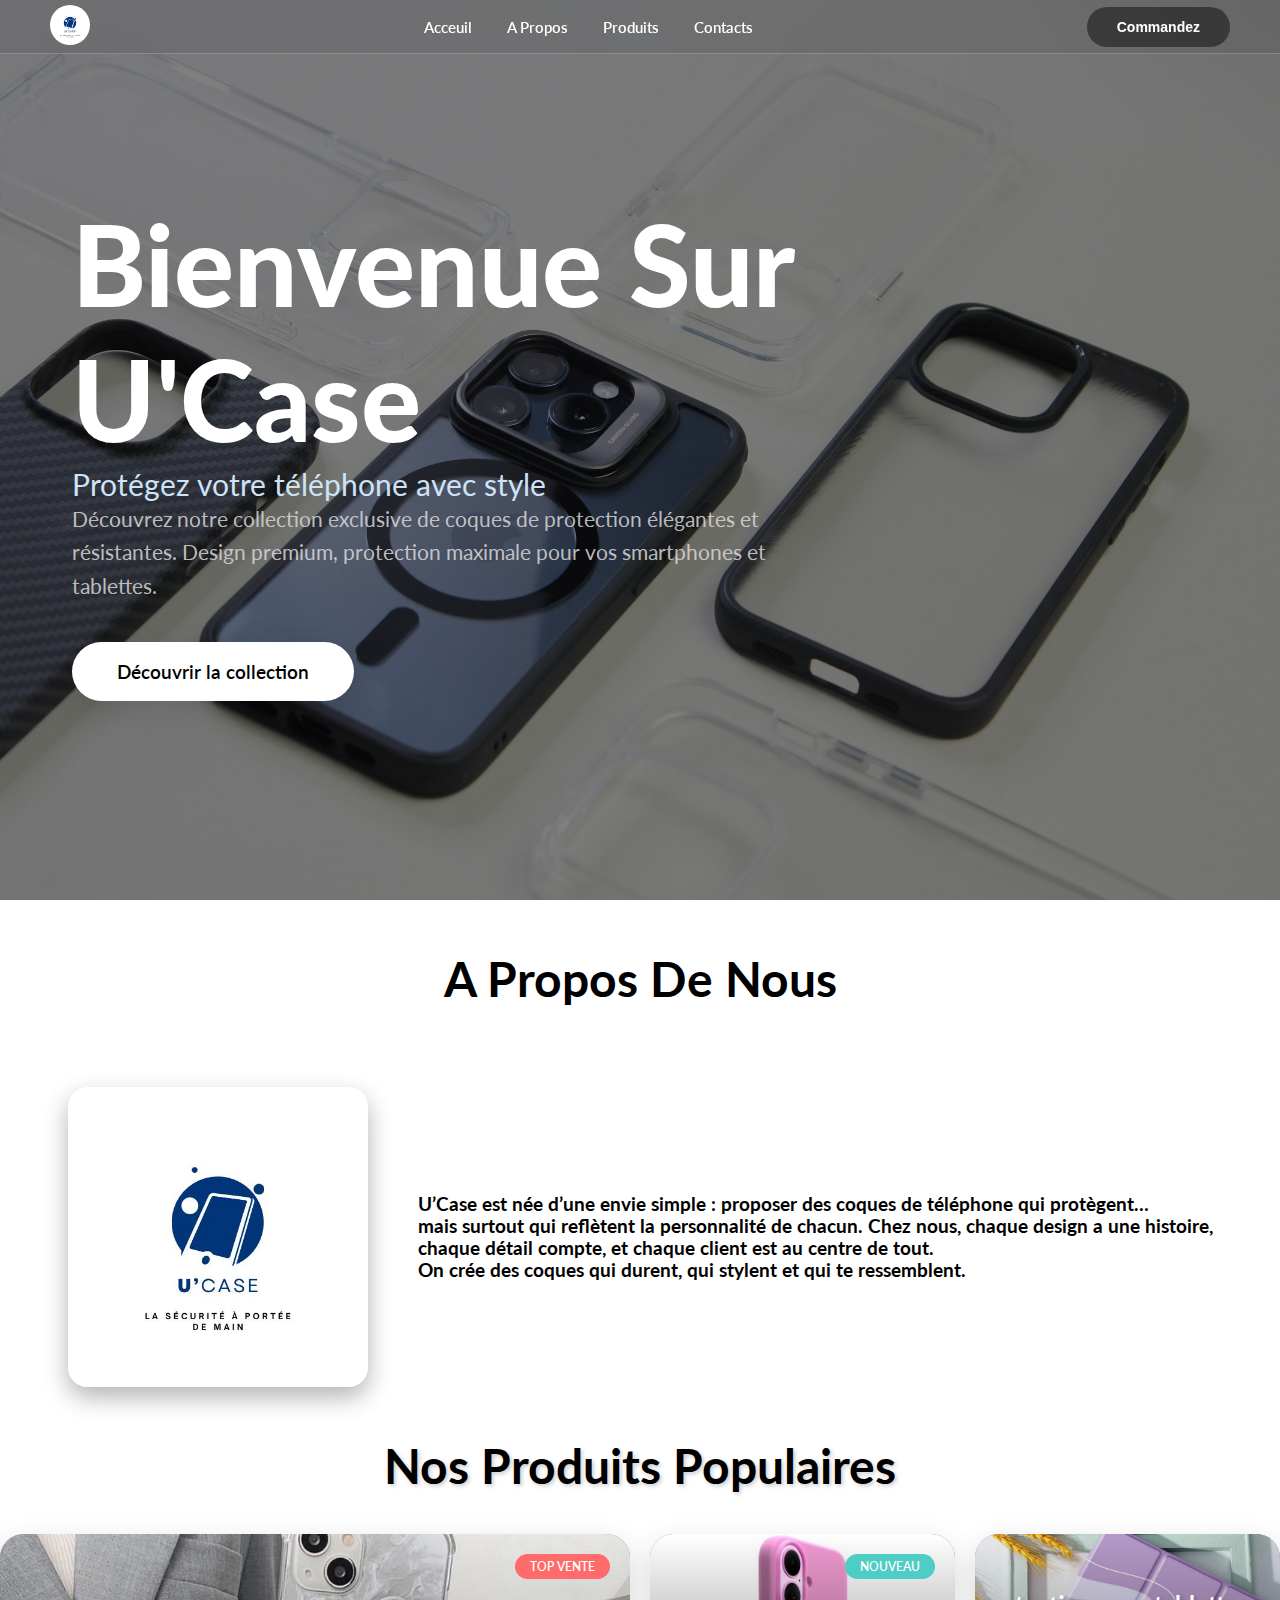
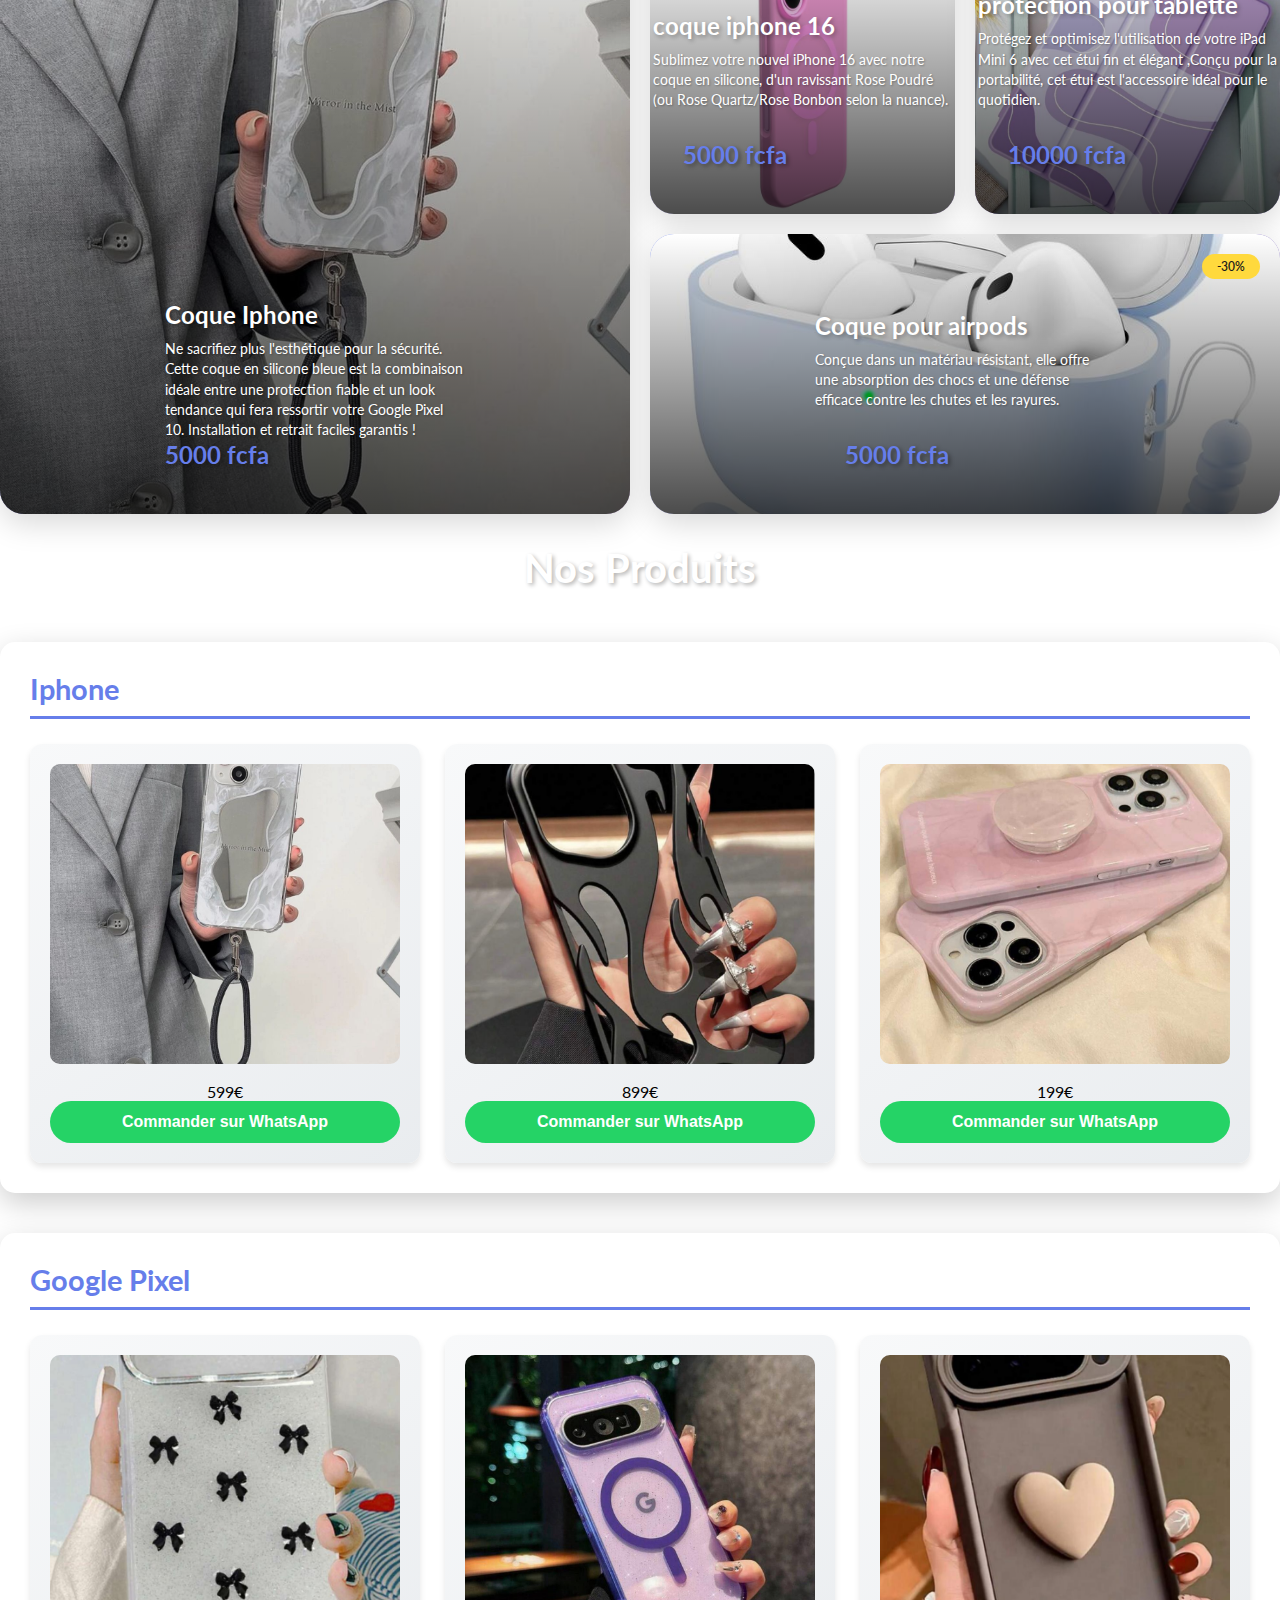
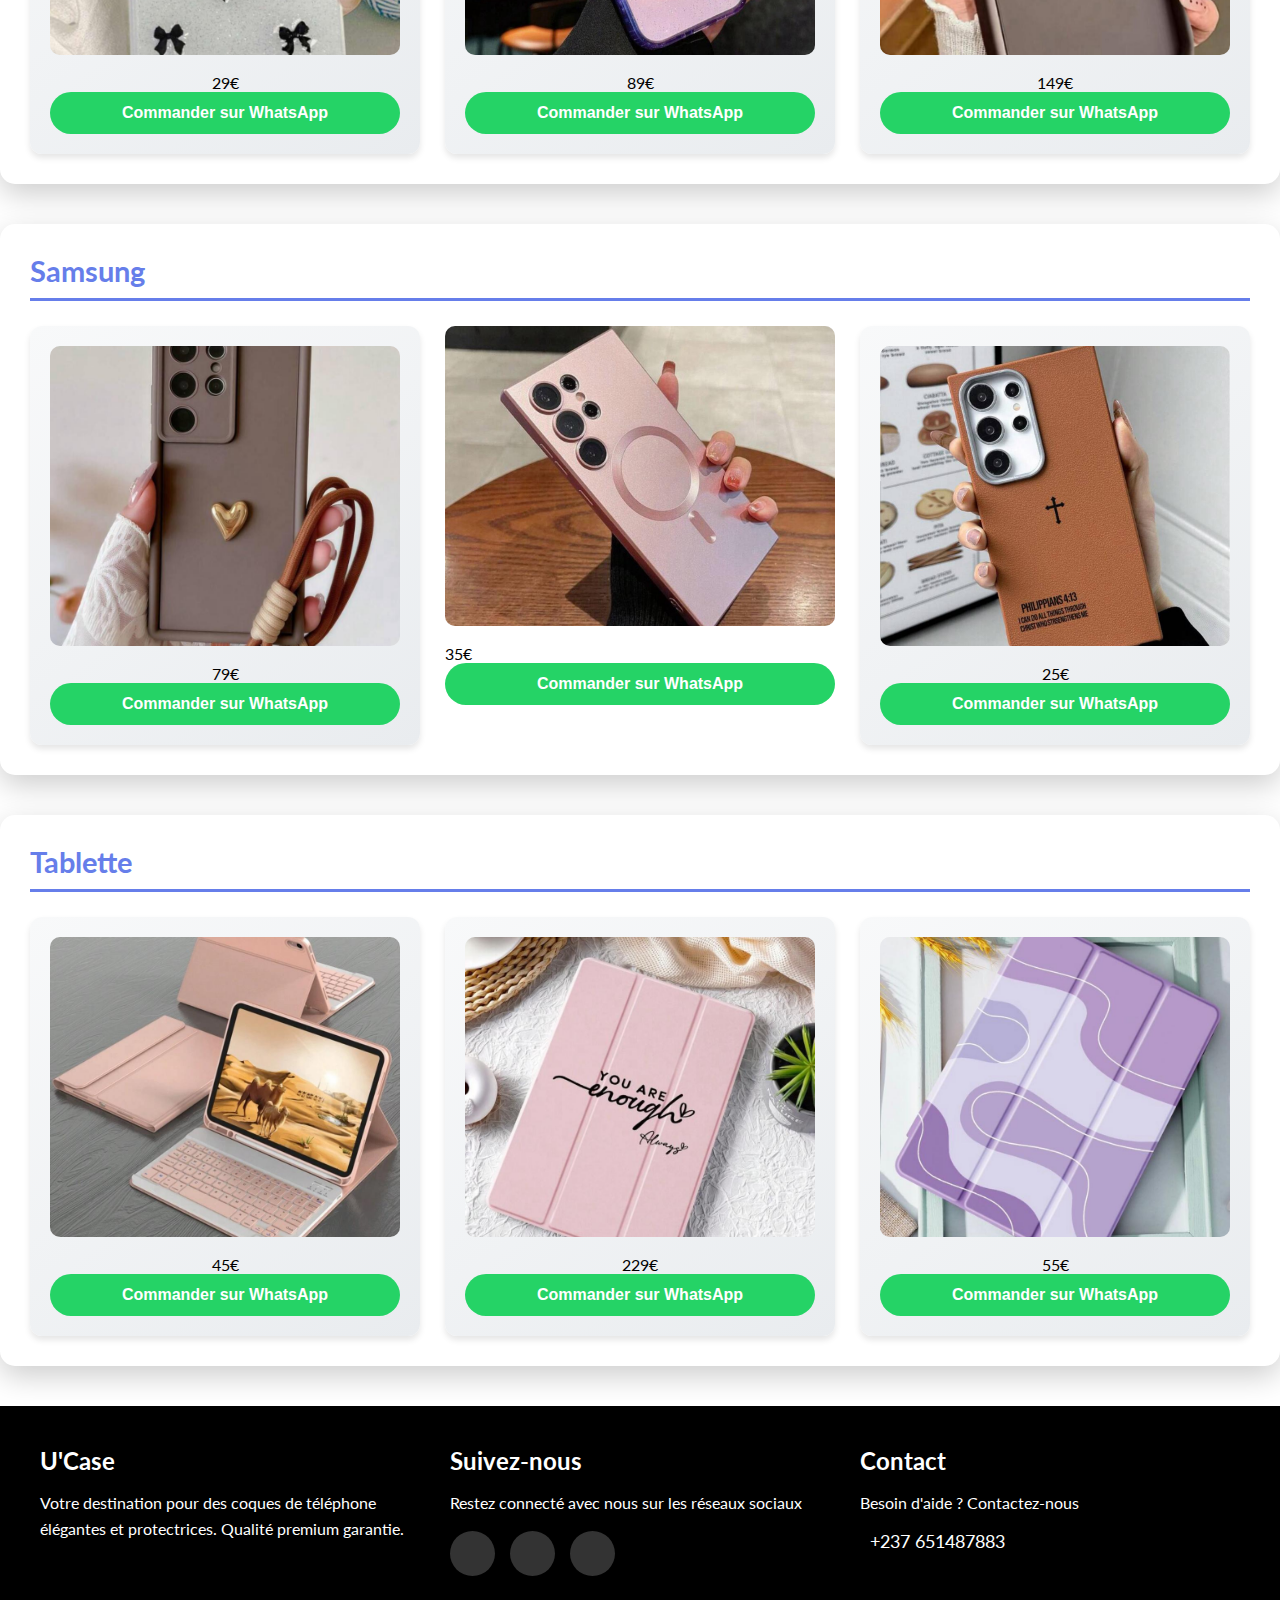
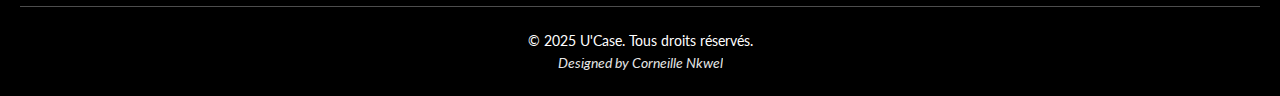
<file: index.html>
<!DOCTYPE html>
<html lang="en">
  <head>
    <meta charset="UTF-8" />
    <meta name="viewport" content="width=device-width, initial-scale=1.0" />
    <link rel="icon" type="image/png" sizes="32x32" href="images/ucaselogo.jpeg">
    <link rel="stylesheet" href="style.css" />
    <title>UCase</title>
  </head>
 <body>

      <!-- Navigation -->
        <div class="nav-bar">
            <div class="logo">
                <img src="images/ucaselogo.jpeg" alt="">
            </div>
            <div class="nav-links">
                <a href="#acceuil">Acceuil</a> 
                <a href="#about">A Propos</a>
                <a href="#product">Produits</a>
                <a href="#contact">Contacts</a>
            </div>
            <button class="sign-in-btn"  id="contacts">Commandez</button>
            <div class="hamburger">
                <span></span>
                <span></span>
                <span></span>
            </div>
        </div>

        <!-- Menu mobile -->
        <div class="mobile-menu">
            <a href="#acceuil">Acceuil</a>
            <a href="#about">A Propos</a>
            <a href="#product">Produits</a>
            <a href="#contact">Contacts</a>
            <a href="#product" style="font-size: 20px; margin-top: 20px;">Commandez</a>
        </div>


    <section class="hero-bg">

      <div class="hero" id="acceuil">
        <div class="hero-content">
            <div class="hero-content-text">
               <h1 class="text-w">Bienvenue Sur <br> U'Case</h1>
               <p class="tagline">Protégez votre téléphone avec style</p>
               <p class="description">
                    Découvrez notre collection exclusive de coques de protection élégantes et résistantes. 
                    Design premium, protection maximale pour vos smartphones et tablettes.
                </p>
               
                 <a href="https://wa.me/c/237651487883" class="cta-button" > Découvrir la collection</a> 
            
            </div> 

            
        </div>
        
      </div>


    
   
</section>

    <section class="about" id="about">
        <h1>A Propos De Nous</h1>
        <div class="about-content">
            <div class="about-image">
                <img src="images/ucaselogo.jpeg" alt="">
            </div>
            <div class="about-text">
                <h3>
                   U’Case est née d’une envie simple : proposer des coques de téléphone qui protègent… <br> mais surtout qui reflètent la personnalité de chacun.
                    Chez nous, chaque design a une histoire, <br> chaque détail compte, et chaque client est au centre de tout. <br>
                     On crée des coques qui durent, qui stylent et qui te ressemblent. 
                </h3>
            </div>
        </div>
    </section>

     <section class="products" id="product">

             <h1>Nos Produits Populaires</h1>
        
        <div class="bento-grid">

            <div class="bento-item large">
                <span class="badge">Top Vente</span>
                <div class="product-bg" style="background-image: url('images/WhatsApp\ Image\ 2025-12-06\ at\ 11.43.16.jpeg');"></div>
                <div>
                    <h2 class="product-title">Coque Iphone</h2>
                    <p class="product-description">
                        Ne sacrifiez plus l'esthétique pour la sécurité. Cette coque en silicone bleue est la combinaison idéale entre une protection fiable et un look tendance qui fera ressortir votre Google Pixel 10. Installation et retrait faciles garantis !
                    </p>
                    <div class="product-price">5000 fcfa</div>
                </div>
            </div>

            <div class="bento-item">
                <span class="badge new">Nouveau</span>
                <div class="product-bg" style="background-image: url('images/Coque\ Daylight\ pour\ iPhone\ 16\ -\ Island\ Mist.jpg');"></div>
                <h2 class="product-title">coque iphone 16</h2>
                <p class="product-description">
                    
                    Sublimez votre nouvel iPhone 16 avec notre coque en silicone, d'un ravissant Rose Poudré (ou Rose Quartz/Rose Bonbon selon la nuance).
                </p>
                <div class="product-price">5000 fcfa</div>
            </div>

            <div class="bento-item">
                <div class="product-bg" style="background-image: url('images/WhatsApp\ Image\ 2025-12-15\ at\ 18.49.26\ \(1\).jpeg');"></div>
                <h2 class="product-title"> protection pour tablette</h2>
                <p class="product-description"> Protégez et optimisez l'utilisation de votre iPad Mini 6 avec cet étui fin et élégant ,Conçu pour la portabilité, cet étui est l'accessoire idéal pour le quotidien.</p>
                <div class="product-price">10000 fcfa</div>
            </div>

            <div class="bento-item wide">
                <span class="badge promo">-30%</span>
                <div class="product-bg" style="background-image: url('images/ORNARTO\ Coque\ pour\ AirPods\ Pro\ 3\ \(2025\)\ –\ Étui\ à\ 2\ Parties\ Séparées\ en\ Silicone\ avec\ Structure\ à\ 2\ Couches\ \(Intérieur\ PC\ Dur\)\,\ Protection\ Antichoc\,.jpg');"></div>
                <h2 class="product-title">Coque pour airpods</h2>
                <p class="product-description">
                    Conçue dans un matériau résistant, elle offre une absorption des chocs et une défense efficace contre les chutes et les rayures.
                </p>
                <div class="product-price">5000 fcfa</div>
            </div>

           
        </div>

     </section>


 <div class="container">
        <h1> Nos Produits</h1>

        <!-- Catégorie 1: Électronique -->
        <div class="category">
            <h2 class="category-title">Iphone</h2>
            <div class="products-grid">
                <div class="products-card">
                    <img src="images/WhatsApp Image 2025-12-06 at 11.43.16.jpeg" alt="Smartphone Pro" class="products-image">
                    
                    <div class="products-price">599€</div>
                    <button class="add-to-cart" onclick="commanderWhatsApp('Smartphone Pro', '599€')">Commander sur WhatsApp</button>
                </div>
                <div class="products-card">
                    <img src="images/WhatsApp Image 2025-12-06 at 11.43.17 (1).jpeg" alt="Laptop Ultra" class="products-image">
                    
                    <div class="products-price">899€</div>
                    <button class="add-to-cart" onclick="commanderWhatsApp('Laptop Ultra', '899€')">Commander sur WhatsApp</button>
                </div>
                <div class="products-card">
                    <img src="images/WhatsApp Image 2025-12-06 at 11.43.17.jpeg" alt="Casque Sans Fil" class="products-image">
                    
                    <div class="products-price">199€</div>
                    <button class="add-to-cart" onclick="commanderWhatsApp('Casque Sans Fil', '199€')">Commander sur WhatsApp</button>
                </div>
            </div>
        </div>

        <!-- Catégorie 2: Mode -->
        <div class="category">
            <h2 class="category-title">Google Pixel</h2>
            <div class="products-grid">
                <div class="products-card">
                    <img src="images/WhatsApp Image 2025-12-15 at 18.49.53 (1).jpeg" alt="T-Shirt Premium" class="products-image">
                   
                    <div class="products-price">29€</div>
                    <button class="add-to-cart" onclick="commanderWhatsApp('T-Shirt Premium', '29€')">Commander sur WhatsApp</button>
                </div>
                <div class="products-card">
                    <img src="images/WhatsApp Image 2025-12-15 at 18.49.53.jpeg" alt="Sneakers Sport" class="products-image">
                    
                    <div class="products-price">89€</div>
                    <button class="add-to-cart" onclick="commanderWhatsApp('Sneakers Sport', '89€')">Commander sur WhatsApp</button>
                </div>
                <div class="products-card">
                    <img src="images/WhatsApp Image 2025-12-15 at 18.49.54.jpeg" alt="Sac à Main" class="products-image">
                    
                    <div class="products-price">149€</div>
                    <button class="add-to-cart" onclick="commanderWhatsApp('Sac à Main', '149€')">Commander sur WhatsApp</button>
                </div>
            </div>
        </div>

        <!-- Catégorie 3: Maison & Déco -->
        <div class="category">
            <h2 class="category-title">Samsung</h2>
            <div class="products-grid">
                <div class="products-card">
                    <img src="images/WhatsApp Image 2025-12-15 at 18.50.56 (1).jpeg" alt="Lampe Design" class="products-image">
                    
                    <div class="products-price">79€</div>
                    <button class="add-to-cart" onclick="commanderWhatsApp('Lampe Design', '79€')">Commander sur WhatsApp</button>
                </div>
                <div class="product-card">
                    <img src="images/WhatsApp Image 2025-12-15 at 18.50.56.jpeg" alt="Coussin Déco" class="products-image">
                    
                    <div class="products-price">35€</div>
                    <button class="add-to-cart" onclick="commanderWhatsApp('Coussin Déco', '35€')">Commander sur WhatsApp</button>
                </div>
                <div class="products-card">
                    <img src="images/WhatsApp Image 2025-12-15 at 18.50.57.jpeg" alt="Cadre Photo" class="products-image">
                    
                    <div class="products-price">25€</div>
                    <button class="add-to-cart" onclick="commanderWhatsApp('Cadre Photo', '25€')">Commander sur WhatsApp</button>
                </div>
            </div>
        </div>

        <!-- Catégorie 4: Sport & Fitness -->
        <div class="category">
            <h2 class="category-title"> Tablette </h2>
            <div class="products-grid">
                <div class="products-card">
                    <img src="images/WhatsApp Image 2025-12-15 at 18.49.25.jpeg" alt="Tapis de Yoga" class="products-image">
                    
                    <div class="products-price">45€</div>
                    <button class="add-to-cart" onclick="commanderWhatsApp('Tapis de Yoga', '45€')">Commander sur WhatsApp</button>
                </div>
                <div class="products-card">
                    <img src="images/WhatsApp Image 2025-12-15 at 18.49.26.jpeg" alt="Montre Connectée" class="products-image">
                    
                    <div class="products-price">229€</div>
                    <button class="add-to-cart" onclick="commanderWhatsApp('Montre Connectée', '229€')">Commander sur WhatsApp</button>
                </div>
                <div class="products-card">
                    <img src="images/WhatsApp Image 2025-12-15 at 18.49.26 (1).jpeg" alt="Kit Haltères" class="products-image">
                    
                    <div class="products-price">55€</div>
                    <button class="add-to-cart" onclick="commanderWhatsApp('Kit Haltères', '55€')">Commander sur WhatsApp</button>
                </div>
            </div>
        </div>
    </div>




      
     <footer>
        <div class="footer-content" id="contact">
            <div class="footer-section">
                <h3>U'Case</h3>
                <p>Votre destination pour des coques de téléphone élégantes et protectrices. Qualité premium garantie.</p>
            </div>

            <div class="footer-section">
                <h3>Suivez-nous</h3>
                <p>Restez connecté avec nous sur les réseaux sociaux</p>
                <div class="social-links">
                    <a href="https://twitter.com" target="_blank" aria-label="X (Twitter)">
                        <i class="fab fa-x-twitter"></i>
                    </a>
                    <a href="https://facebook.com" target="_blank" aria-label="Facebook">
                        <i class="fab fa-facebook-f"></i>
                    </a>
                    <a href="https://instagram.com" target="_blank" aria-label="Instagram">
                        <i class="fab fa-instagram"></i>
                    </a>
                </div>
            </div>

            <div class="footer-section">
                <h3>Contact</h3>
                <p>Besoin d'aide ? Contactez-nous</p>
                <div class="contact-info">
                    <i class="fas fa-phone"></i>
                    <span>+237  651487883</span>
                </div>
            </div>
        </div>

        <div class="footer-bottom">
            <p>&copy; 2025 U'Case. Tous droits réservés.</p>
            <p class="designer">Designed by Corneille Nkwel</p>
        </div>
    </footer>

    <script src="scripts.js"></script>
 </body>
</html>
</file>
<file: style.css>
@import url("https://fonts.googleapis.com/css2?family=Lato:ital,wght@0,100;0,300;0,400;0,700;0,900;1,100;1,300;1,400;1,700;1,900&display=swap");

* {
  margin: 0;
  padding: 0;
  box-sizing: border-box;
}

html {
  scroll-behavior: smooth;
}

body {
  font-family: "Lato", sans-serif;
}

/* Navigation en haut */
.nav-bar {
  display: flex;
  justify-content: space-between;
  align-items: center;
  padding: 5px 50px;
  position: fixed;
  color: black;
  top: 0;
  left: 0;
  right: 0;
  z-index: 1000;
  background: rgba(32, 32, 32, 0.1);
  -webkit-backdrop-filter: blur(20px);
  backdrop-filter: blur(20px);
  transition: all 0.3s ease;
  border-bottom: 1px solid rgba(255, 255, 255, 0.2);
}

.logo img {
  width: 40px;
  border-radius: 50%;
  text-shadow: 0 2px 10px rgba(0, 0, 0, 0.2);
}

.nav-links {
  display: flex;
  gap: 35px;
}

.nav-links a {
  color: rgb(255, 255, 255);
  font-weight: 600;
  text-decoration: none;
  font-size: 15px;
  transition: all 0.3s ease;
}

.nav-links a:hover {
  color: rgb(36, 35, 35);
  text-shadow: 0 0 10px rgba(255, 255, 255, 0.5);
}

.sign-in-btn {
  background: rgba(0, 0, 0, 0.4);
  color: white;
  border: none;
  padding: 12px 30px;
  border-radius: 25px;
  cursor: pointer;
  font-size: 14px;
  font-weight: 600;
  transition: all 0.3s ease;
  backdrop-filter: blur(10px);
}

.sign-in-btn:hover {
  background: rgba(0, 0, 0, 0.6);
  transform: translateY(-2px);
}

/* hero*/

.hero-bg {
  background-image: linear-gradient(rgba(0, 0, 0, 0.5), rgba(0, 0, 0, 0.5)),
    url(images/sophia-stark-Ny5nwPGJqGY-unsplash.jpg);
  background-size: cover;
  background-position: center;
}

.hero {
  max-width: 1200px;
  width: 100%;
  margin: 0 auto;
  position: relative;
  display: flex;
  align-items: center;
  overflow: hidden;
  min-height: 100vh;
}

.hero-content {
  display: flex;
  justify-content: center;
  align-items: center;
  position: relative;
  z-index: 2;
  color: #ffffff;
  padding: 2rem;
  max-width: 800px;
  animation: fadeInUp 1s ease-out;
}

@keyframes fadeInUp {
  from {
    opacity: 0;
    transform: translateX(-100px);
  }
  to {
    opacity: 1;
    transform: translateX(0);
  }
}

.text-w {
  font-size: 7rem;
  font-weight: 900;
}

.tagline {
  font-size: 1.9rem;
  color: rgb(206, 227, 247);
}

.description {
  font-size: 1.3rem;
  margin-bottom: 2.5rem;
  line-height: 1.6;
  color: #dddcdcee;
  opacity: 0.9;
}

.cta-button {
  display: inline-block;
  padding: 18px 45px;
  background: #ffffff;
  color: #000000;
  text-decoration: none;
  font-size: 1.2rem;
  font-weight: 600;
  border-radius: 50px;
  transition: all 0.3s ease;
  box-shadow: 0 10px 30px rgba(0, 0, 0, 0.1);
  cursor: pointer;
  border: none;
  position: relative;
  overflow: hidden;
}

.cta-button::before {
  content: "";
  position: absolute;
  top: 0;
  left: -100%;
  width: 100%;
  height: 100%;
  background: linear-gradient(
    90deg,
    transparent,
    rgba(255, 255, 255, 0.3),
    transparent
  );
  transition: left 0.5s;
}

.cta-button:hover::before {
  left: 100%;
}

.cta-button:hover {
  transform: translateY(-3px);
  box-shadow: 0 15px 40px rgba(0, 0, 0, 0.3);
}

.cta-button:active {
  transform: translateY(-1px);
}

/* Slides */

.slider-container {
  width: 100%;
  max-width: 1400px;
  margin: 0 auto;
  height: 100vh;
  overflow: hidden;
  position: relative;
  z-index: 10;
}

.slide {
  display: none;
  position: absolute;
  top: 0;
  left: 0;
  width: 100%;
  height: 100%;
  padding: 50px 50px 50px;
}

.slide.active {
  display: flex;
  animation: slideIn 0.8s ease;
}

@keyframes slideIn {
  from {
    opacity: 0;
    transform: translateX(50px);
  }
  to {
    opacity: 1;
    transform: translateX(0);
  }
}

.slide-content {
  flex: 1;
  display: flex;
  flex-direction: column;
  justify-content: center;
  padding-right: 50px;
}

.product-label {
  font-size: 14px;
  color: rgba(255, 255, 255, 0.7);
  text-transform: uppercase;
  letter-spacing: 2px;
  margin-bottom: 15px;
}

.product-name {
  font-size: 5em;
  font-weight: bold;
  color: rgb(0, 0, 0);
  margin-bottom: 25px;
  line-height: 1.1;
  text-shadow: 0 4px 20px rgba(0, 0, 0, 0.2);
}

.product-description {
  color: rgb(0, 0, 0);
  font-size: 16px;
  line-height: 1.6;
  margin-bottom: 35px;
  max-width: 450px;
}

.button-group {
  display: flex;
  gap: 15px;
}

.btn-primary {
  background: rgba(0, 0, 0, 0.5);
  color: white;
  border: none;
  padding: 16px 40px;
  border-radius: 30px;
  font-size: 16px;
  font-weight: 600;
  cursor: pointer;
  transition: all 0.3s ease;
  backdrop-filter: blur(10px);
}

.btn-primary:hover {
  background: rgba(0, 0, 0, 0.7);
  transform: translateY(-3px);
  box-shadow: 0 10px 25px rgba(0, 0, 0, 0.3);
}

.btn-secondary {
  background: rgba(255, 255, 255, 0.2);
  color: rgb(0, 0, 0);
  border: 2px solid rgba(48, 48, 48, 0.3);
  padding: 14px 38px;
  border-radius: 30px;
  font-size: 16px;
  font-weight: 600;
  cursor: pointer;
  transition: all 0.3s ease;
  backdrop-filter: blur(10px);
}

.btn-secondary:hover {
  background: rgba(255, 255, 255, 0.3);
  border-color: rgba(255, 255, 255, 0.5);
  transform: translateY(-3px);
}

.slide-image {
  flex: 1;
  display: flex;
  align-items: center;
  justify-content: center;
  position: relative;
}

.product-image {
  max-width: 90%;
  max-height: 450px;
  filter: drop-shadow(0 20px 40px rgba(0, 0, 0, 0.3));
}

/* Menu hamburger */
.hamburger {
  display: none;
  flex-direction: column;
  cursor: pointer;
  gap: 5px;
  z-index: 1001;
}

.hamburger span {
  width: 25px;
  height: 3px;
  background: rgb(0, 0, 0);
  border-radius: 3px;
  transition: all 0.3s ease;
}

.hamburger.active span:nth-child(1) {
  transform: rotate(45deg) translate(8px, 8px);
}

.hamburger.active span:nth-child(2) {
  opacity: 0;
}

.hamburger.active span:nth-child(3) {
  transform: rotate(-45deg) translate(7px, -7px);
}

.mobile-menu {
  display: none;
  position: fixed;
  top: 0;
  left: 0;
  width: 100%;
  height: 100vh;
  background: rgba(69, 71, 78, 0.98);
  backdrop-filter: blur(20px);
  z-index: 999;
  flex-direction: column;
  justify-content: center;
  align-items: center;
  gap: 30px;
  opacity: 0;
  pointer-events: none;
  transition: opacity 0.3s ease;
}

.mobile-menu.active {
  display: flex;
  opacity: 1;
  pointer-events: all;
}

.mobile-menu a {
  color: rgb(255, 255, 255);
  text-decoration: none;
  font-size: 28px;
  font-weight: 600;
  transition: all 0.3s ease;
}

.mobile-menu a:hover {
  transform: scale(1.1);
  text-shadow: 0 0 20px rgba(255, 255, 255, 0.5);
}

@media (max-width: 968px) {
  .nav-bar {
    padding: 20px 25px;
  }

  .hamburger {
    display: flex;
  }

  .nav-links {
    display: none;
  }

  .sign-in-btn {
    display: none;
  }

  .hero {
    padding-top: 50px;
  }

  .product-label {
    font-size: 12px;
  }

  .product-name {
    font-size: 42px;
  }

  .product-description {
    font-size: 15px;
    max-width: 100%;
  }

  .button-group {
    flex-direction: column;
    width: 100%;
    max-width: 300px;
  }

  .btn-primary,
  .btn-secondary {
    width: 100%;
    padding: 14px 30px;
  }

  .product-image {
    max-width: 100%;
    max-height: 300px;
  }

  .description {
    font-size: 1rem;
  }

  .cta-button {
    padding: 15px 35px;
    font-size: 1rem;
  }

  .text-w {
    font-size: 4rem;
    font-weight: 900;
  }

  .tagline {
    font-size: 1.3rem;
    color: rgb(206, 227, 247);
  }

  .description {
    font-size: 1rem;
    margin-bottom: 2.5rem;
    line-height: 1.6;
    color: #dddcdcee;
    opacity: 0.9;
  }
}

@media (max-width: 480px) {
  .nav-bar {
    padding: 15px 20px;
  }

  .logo {
    font-size: 20px;
  }

  .product-name {
    font-size: 32px;
  }

  .product-description {
    font-size: 14px;
  }

  .btn-primary,
  .btn-secondary {
    padding: 12px 25px;
    font-size: 14px;
  }

  .product-image {
    max-height: 250px;
  }
}

.about {
  padding-top: 50px;
  padding-bottom: 50px;
  display: flex;
  flex-direction: column;
}

.about h1 {
  font-size: 3rem;
  text-align: center;
}

.about-content {
  padding-top: 80px;
  display: flex;
  justify-content: center;
  align-items: center;
  gap: 50px;
}

.about-image img {
  display: block;
  width: 300px;
  height: 300px;
  object-fit: cover;
  box-shadow: 0 10px 25px rgba(0, 0, 0, 0.3);
  border-radius: 20px;
}

@media (max-width: 968px) {
  .about {
    padding-top: 50px;
  }
  .about h1 {
    font-size: 2rem;
  }
  .about-content {
    flex-direction: column;
    padding-top: 60px;
    gap: 40px;
  }

  .about-image img {
    width: 300px;
    height: 300px;
  }

  .about-text {
    text-align: left;
    margin: 20px;
  }
}

/*--PRODUCTS--*/

.products {
  max-width: 1400px;
  margin: 0 auto;
  padding-bottom: 30px;
}

.products h1 {
  text-align: center;
  color: rgb(0, 0, 0);
  margin-bottom: 40px;
  font-size: 3rem;
  text-shadow: 2px 2px 4px rgba(0, 0, 0, 0.2);
}

.bento-grid {
  display: grid;
  grid-template-columns: repeat(4, 1fr);
  gap: 20px;
  grid-auto-rows: 280px;
}

.bento-item {
  background: linear-gradient(135deg, #667eea 0%, #764ba2 100%);
  border-radius: 24px;
  padding: 0;
  display: flex;
  flex-direction: column;
  justify-content: flex-end;
  box-shadow: 0 10px 30px rgba(0, 0, 0, 0.15);
  transition: transform 0.3s ease, box-shadow 0.3s ease;
  overflow: hidden;
  position: relative;
}

.bento-item::before {
  content: "";
  position: absolute;
  top: 0;
  left: 0;
  right: 0;
  bottom: 0;
  background: linear-gradient(
    to bottom,
    transparent 0%,
    rgba(0, 0, 0, 0.7) 100%
  );
  z-index: 1;
}

.bento-item > * {
  position: relative;
  z-index: 2;
}

.bento-item > div:last-child {
  padding: 30px;
}

.bento-item:hover {
  transform: translateY(-5px);
  box-shadow: 0 15px 40px rgba(0, 0, 0, 0.25);
}

.bento-item.large {
  grid-column: span 2;
  grid-row: span 2;
}

.bento-item.wide {
  grid-column: span 2;
}

.bento-item.tall {
  grid-row: span 2;
}

.product-icon {
  display: none;
}

.product-title {
  margin: 0 auto;
  width: 300px;
  font-size: 1.5rem;
  font-weight: 700;
  margin-bottom: 10px;
  color: white;
  text-shadow: 2px 2px 4px rgba(0, 0, 0, 0.3);
}

.bento-item .product-description {
  color: rgb(255, 255, 255);
  margin-bottom: 15px;
  text-shadow: 1px 1px 2px rgba(0, 0, 0, 0.3);
  width: 300px;
  margin: 0 auto;
}

.product-price {
  margin: 0 auto;
  width: 300px;
  font-size: 1.8rem;
  font-weight: 800;
  color: white;
  text-shadow: 2px 2px 4px rgba(0, 0, 0, 0.4);
}

.badge {
  position: absolute;
  top: 20px;
  right: 20px;
  background: #ff6b6b;
  color: white;
  padding: 5px 15px;
  border-radius: 20px;
  font-size: 0.75rem;
  font-weight: 600;
  text-transform: uppercase;
}

.badge.new {
  background: #4ecdc4;
}

.badge.promo {
  background: #ffd93d;
  color: #1a1a1a;
}

.product-image {
  position: absolute;
  top: 0;
  left: 0;
  width: 100%;
  height: 100%;
  object-fit: cover;
  z-index: 0;
}

.product-bg {
  position: absolute;
  top: 0;
  left: 0;
  width: 100%;
  height: 100%;
  background-size: cover;
  background-position: center;
  z-index: 0;
}

@media (max-width: 1200px) {
  .bento-grid {
    grid-template-columns: repeat(3, 1fr);
  }
}

@media (max-width: 900px) {
  .products {
    padding: 30px;
  }
  .bento-grid {
    grid-template-columns: repeat(2, 1fr);
    grid-auto-rows: 260px;
  }

  h1 {
    font-size: 2rem;
  }

  .bento-item.large {
    grid-column: span 2;
    grid-row: span 1;
  }
}

@media (max-width: 600px) {
  .bento-grid {
    grid-template-columns: 1fr;
    grid-auto-rows: auto;
  }

  .bento-item,
  .bento-item.large,
  .bento-item.wide,
  .bento-item.tall {
    grid-column: span 1;
    grid-row: span 1;
    min-height: 280px;
  }

  .product-image,
  .product-bg {
    opacity: 1;
  }
}

.container {
  max-width: 1400px;
  margin: 0 auto;
}

.container h1 {
  text-align: center;
  color: white;
  font-size: 2.5em;
  margin-bottom: 50px;
  text-shadow: 2px 2px 4px rgba(0, 0, 0, 0.3);
}

.category {
  background: white;
  border-radius: 15px;
  padding: 30px;
  margin-bottom: 40px;
  box-shadow: 0 10px 30px rgba(0, 0, 0, 0.2);
  transition: transform 0.3s ease;
}

.category:hover {
  transform: translateY(-5px);
}

.category-title {
  color: #667eea;
  font-size: 1.8em;
  margin-bottom: 25px;
  border-bottom: 3px solid #667eea;
  padding-bottom: 10px;
}

.products-grid {
  display: grid;
  grid-template-columns: repeat(auto-fit, minmax(250px, 1fr));
  gap: 25px;
}

.products-card {
  background: linear-gradient(145deg, #f8f9fa, #e9ecef);
  border-radius: 12px;
  padding: 20px;
  text-align: center;
  transition: all 0.3s ease;
  cursor: pointer;
  box-shadow: 0 4px 6px rgba(0, 0, 0, 0.1);
}

.products-card:hover {
  transform: scale(1.05);
  box-shadow: 0 8px 15px rgba(0, 0, 0, 0.2);
  background: linear-gradient(145deg, #ffffff, #f0f0f0);
}

.products-image {
  width: 100%;
  height: 300px;
  object-fit: cover;
  border-radius: 10px;
  margin-bottom: 15px;
  background: #f0f0f0;
}

.product-name {
  font-size: 1.2em;
  color: #333;
  margin-bottom: 10px;
  font-weight: bold;
}

.product-description {
  color: #666;
  font-size: 0.9em;
  margin-bottom: 15px;
  line-height: 1.4;
}

.product-price {
  font-size: 1.5em;
  color: #667eea;
  font-weight: bold;
  margin-bottom: 15px;
}

.add-to-cart {
  background: #25d366;
  color: white;
  border: none;
  padding: 12px 25px;
  border-radius: 25px;
  cursor: pointer;
  font-size: 1em;
  transition: all 0.3s ease;
  font-weight: bold;
  width: 100%;
}

.add-to-cart:hover {
  background: #20ba5a;
  transform: translateY(-2px);
  box-shadow: 0 5px 15px rgba(37, 211, 102, 0.4);
}

@media (max-width: 768px) {
 .container h1 {
    font-size: 2em;
  }

  .category-title {
    font-size: 1.5em;
  }

  .products-grid {
    grid-template-columns: 1fr;
  }
}

footer {
  background: black;
  color: white;
  padding: 40px 20px 20px;
  margin-top: auto;
}

.footer-content {
  max-width: 1200px;
  margin: 0 auto;
  display: grid;
  grid-template-columns: repeat(auto-fit, minmax(250px, 1fr));
  gap: 30px;
  margin-bottom: 30px;
}

.footer-section h3 {
  font-size: 1.5rem;
  margin-bottom: 15px;
  font-weight: bold;
}

.footer-section p {
  line-height: 1.6;
  margin-bottom: 10px;
}

.social-links {
  display: flex;
  gap: 15px;
  margin-top: 15px;
}

.social-links a {
  width: 45px;
  height: 45px;
  background: rgba(255, 255, 255, 0.2);
  border-radius: 50%;
  display: flex;
  align-items: center;
  justify-content: center;
  color: white;
  text-decoration: none;
  transition: all 0.3s ease;
  font-size: 1.2rem;
}

.social-links a:hover {
  background: white;
  color: #667eea;
  transform: translateY(-5px);
}

.contact-info {
  display: flex;
  align-items: center;
  gap: 10px;
  margin-top: 15px;
  font-size: 1.1rem;
}

.contact-info i {
  font-size: 1.3rem;
}

.footer-bottom {
  border-top: 1px solid rgba(255, 255, 255, 0.3);
  padding-top: 20px;
  text-align: center;
}

.footer-bottom p {
  margin: 5px 0;
  font-size: 0.9rem;
}

.designer {
  font-style: italic;
  opacity: 0.9;
}

@media (max-width: 768px) {
  .footer-content {
    grid-template-columns: 1fr;
    text-align: center;
  }

  .social-links {
    justify-content: center;
  }

  .contact-info {
    justify-content: center;
  }

  footer {
    padding: 30px 15px 15px;
  }
}

@media (max-width: 480px) {
  .footer-section h3 {
    font-size: 1.3rem;
  }

  .social-links a {
    width: 40px;
    height: 40px;
    font-size: 1rem;
  }
}
</file>
